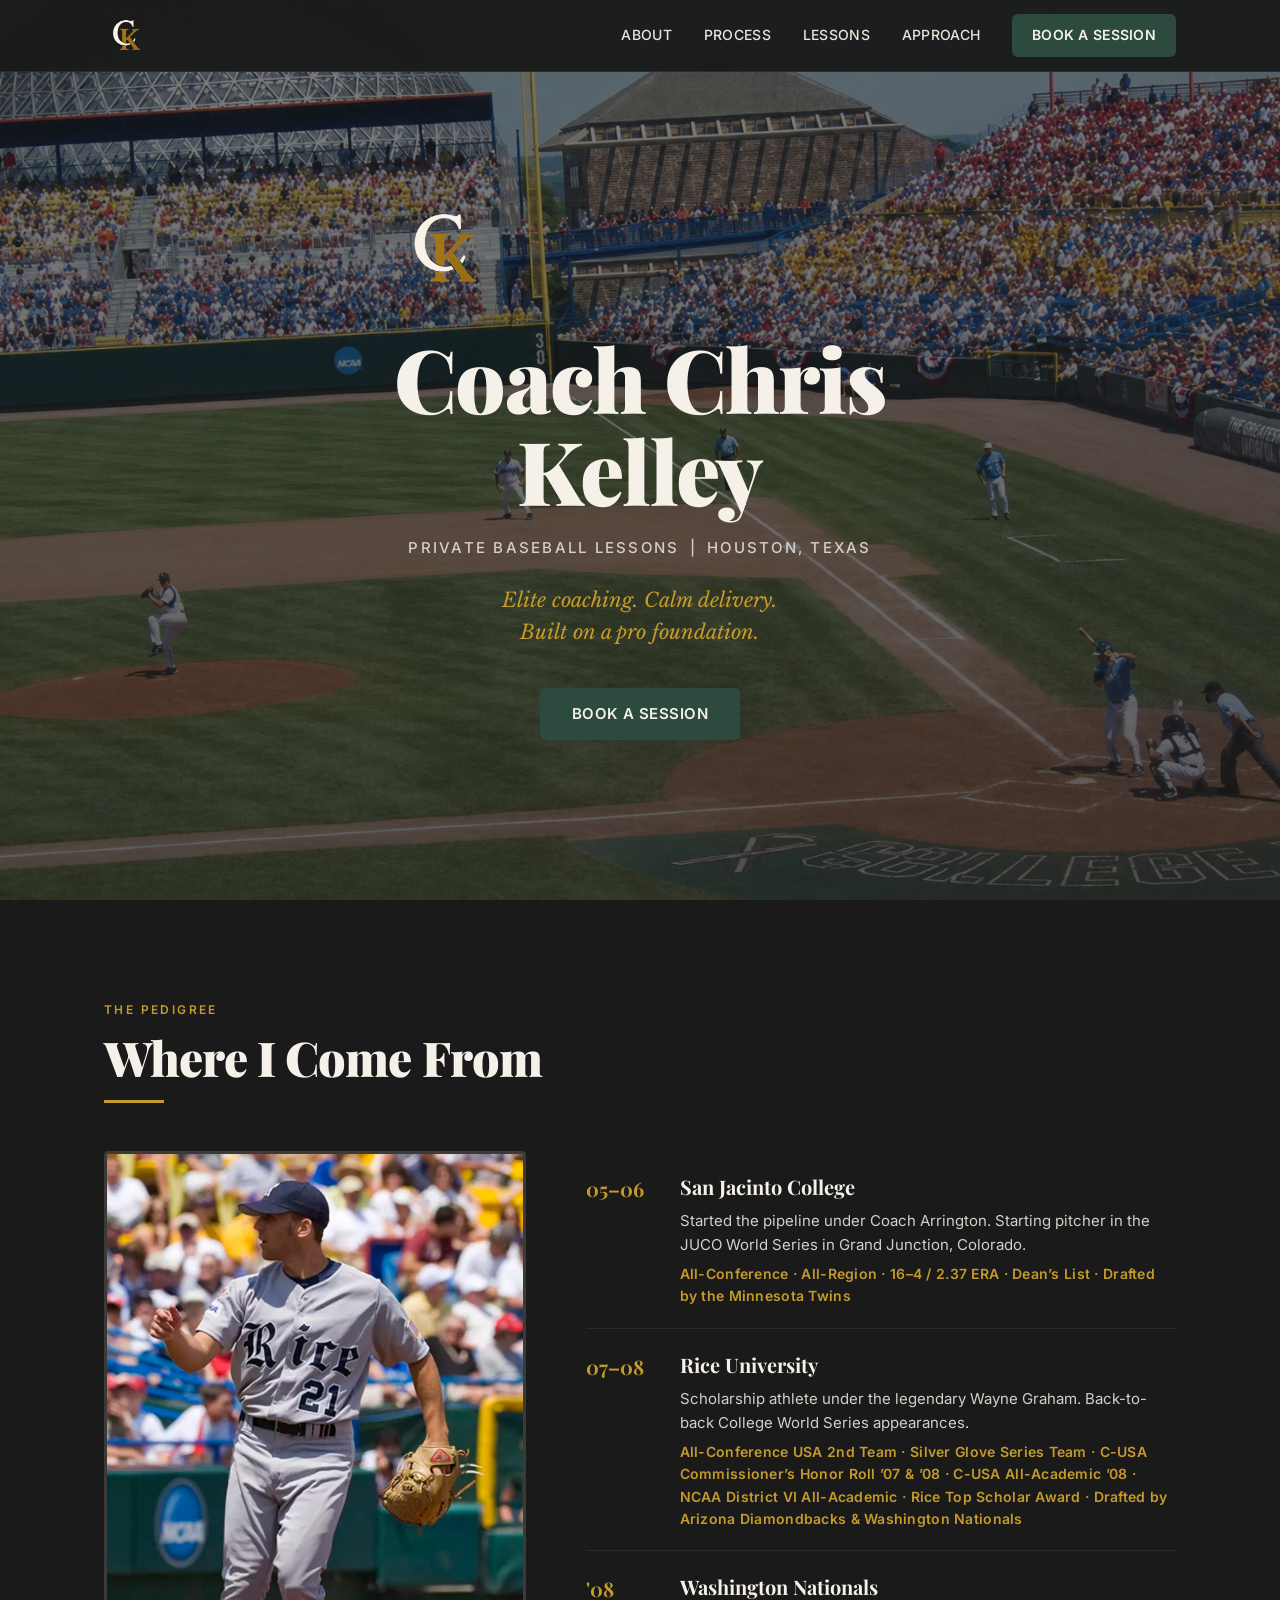
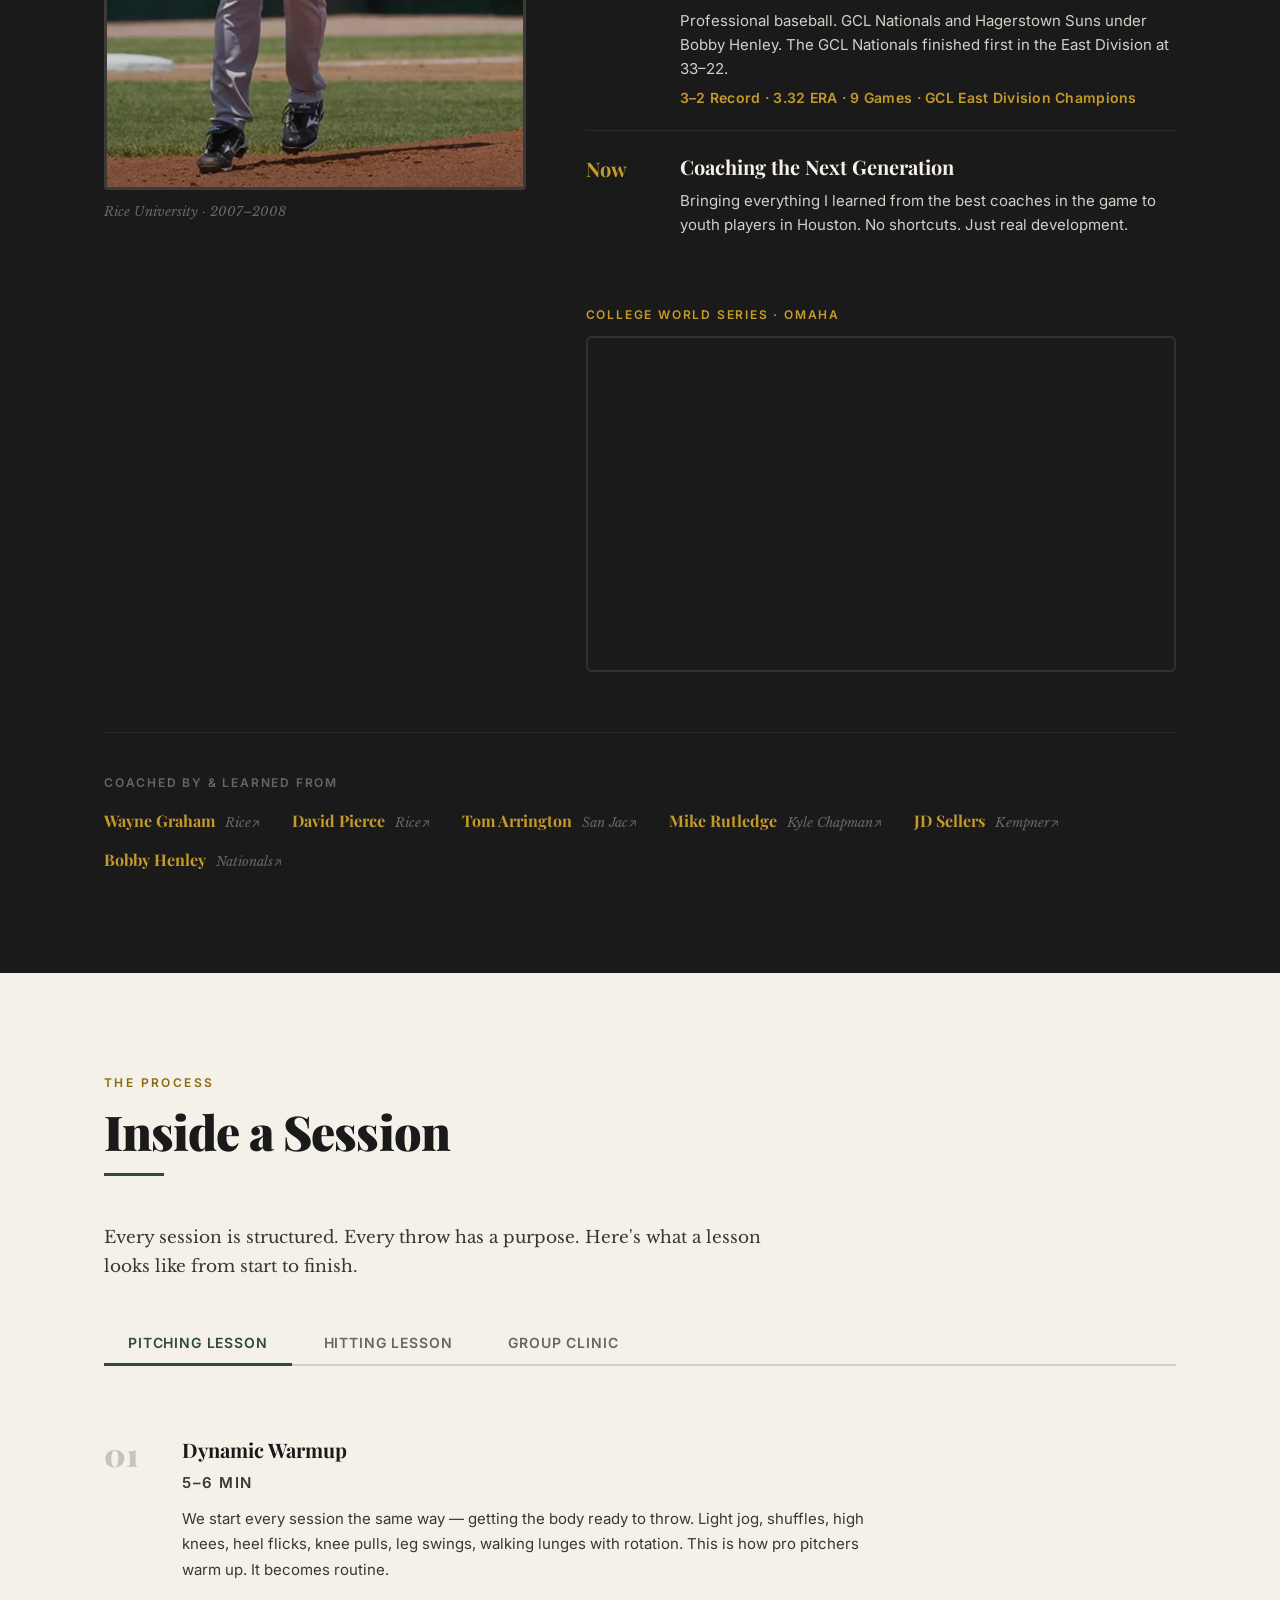
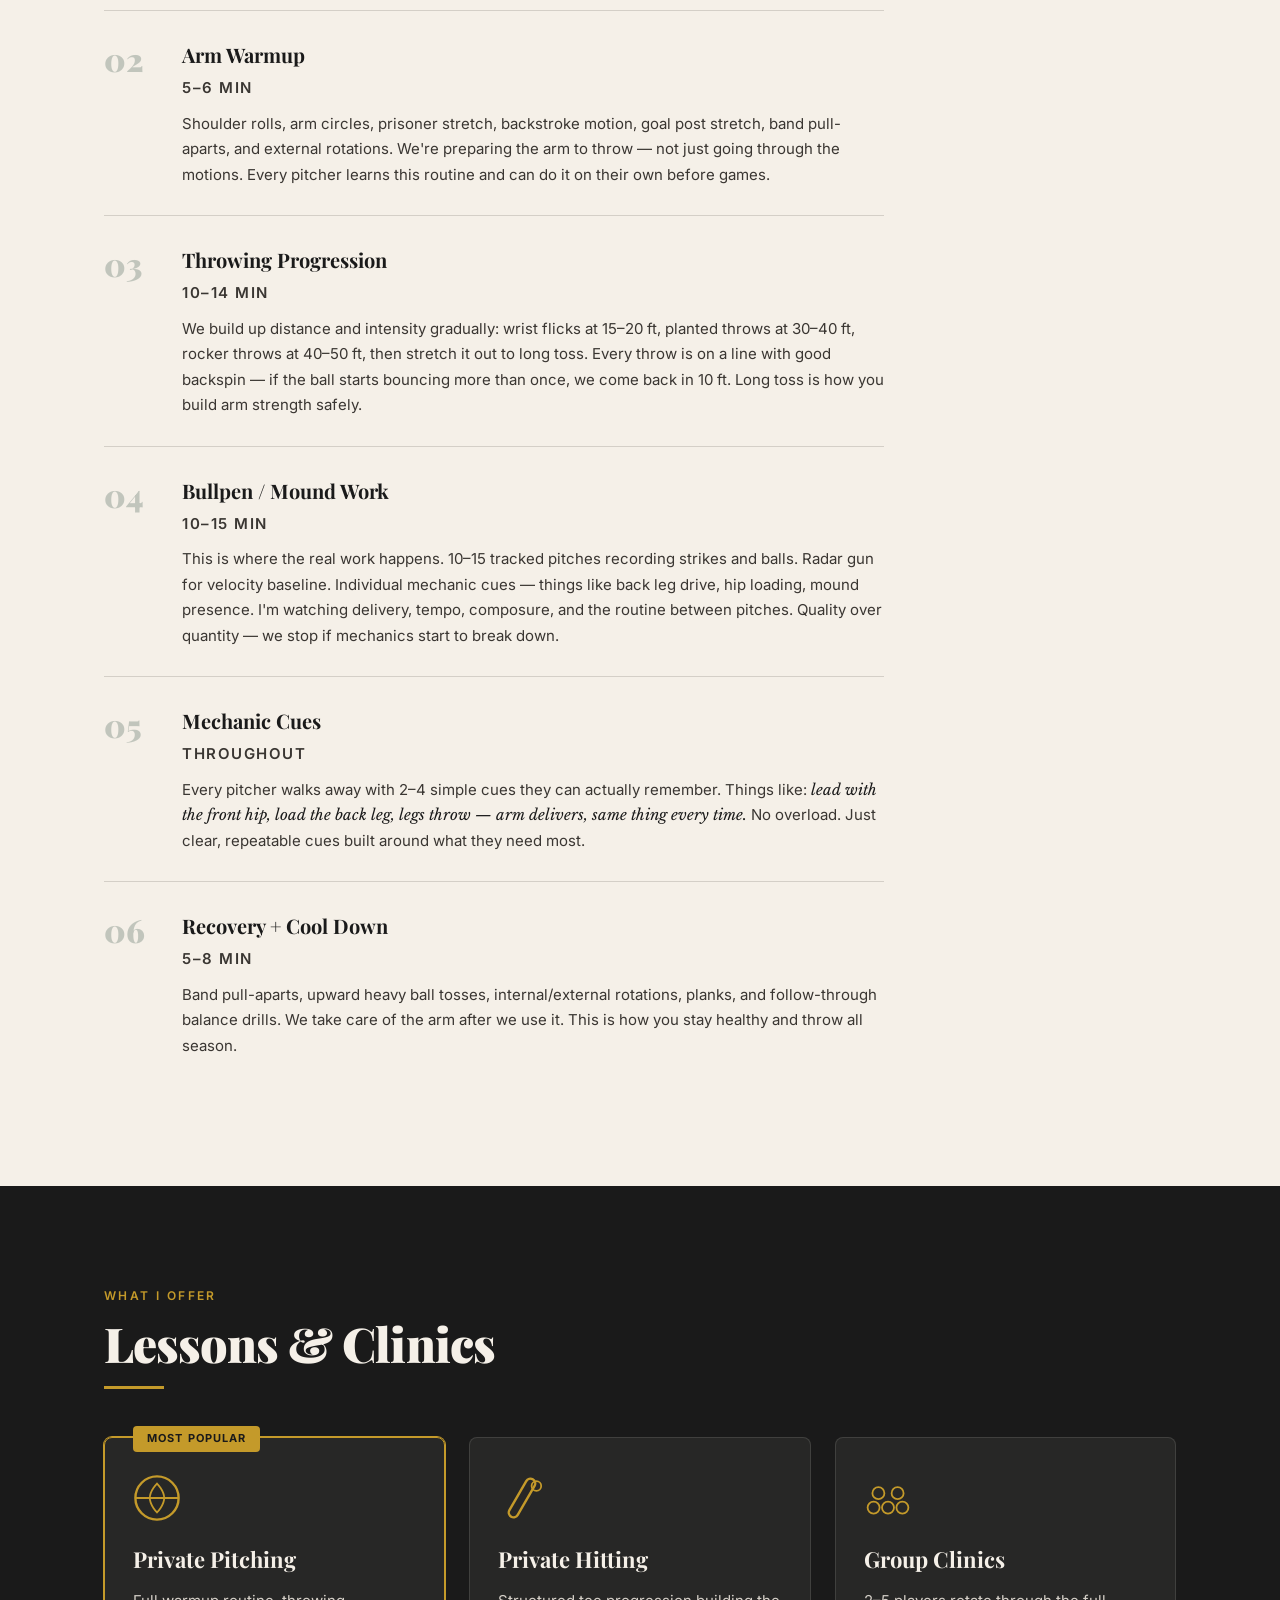
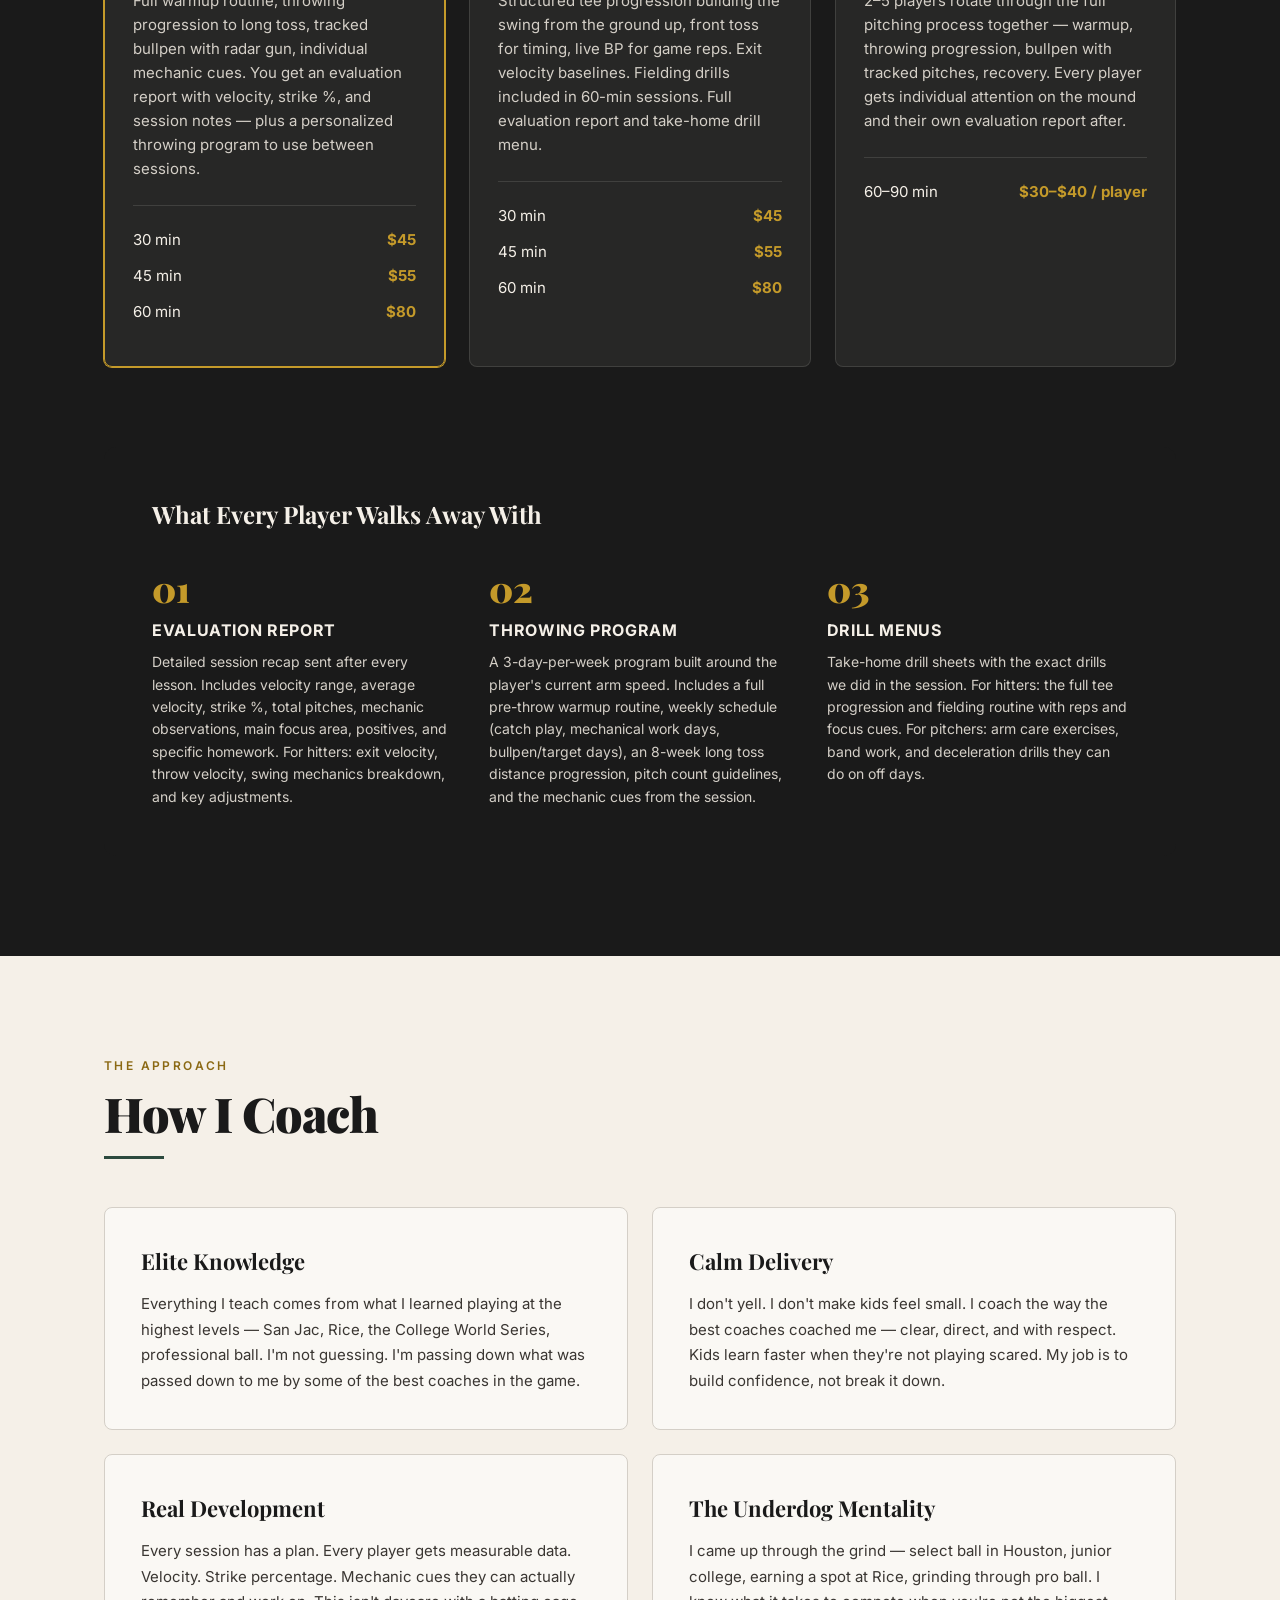
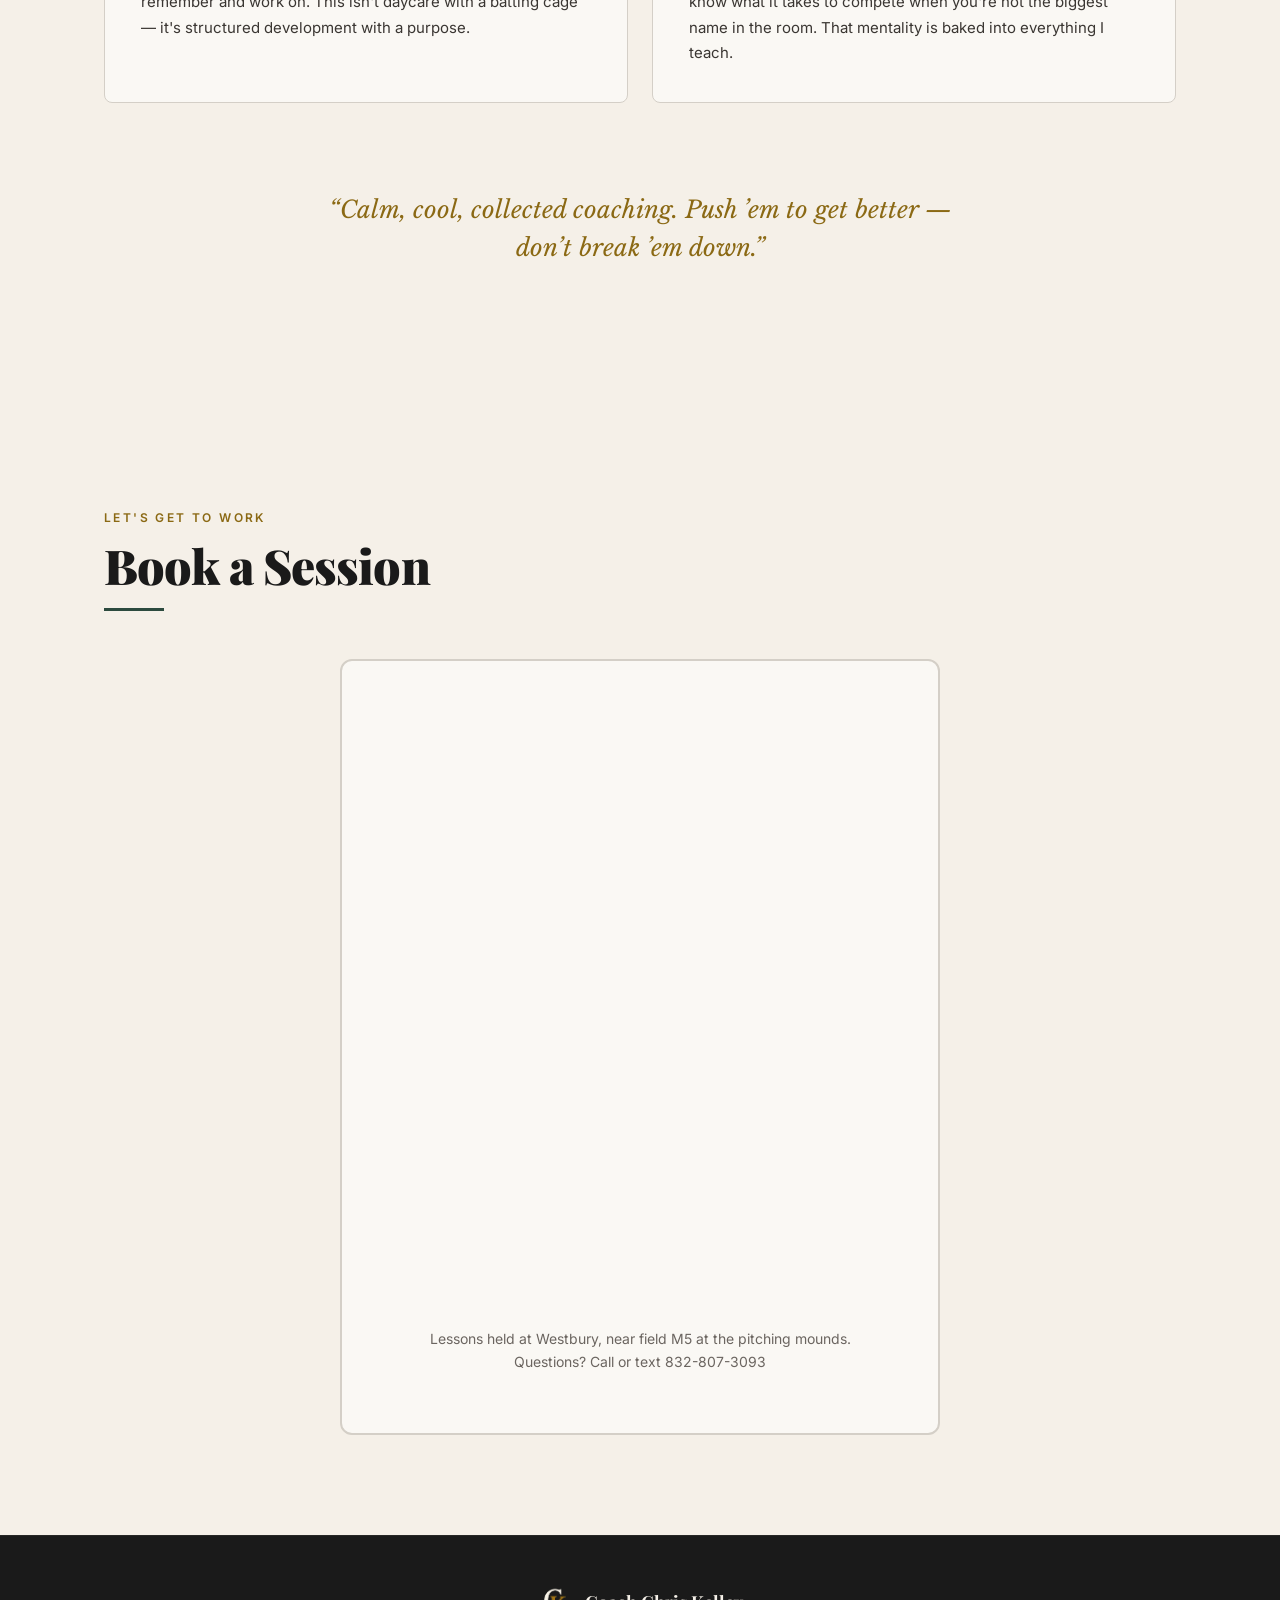
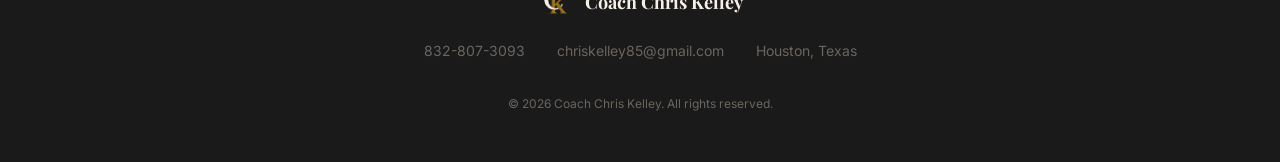
<file: index.html>
<!DOCTYPE html>
<html lang="en">
<head>
  <meta charset="UTF-8">
  <meta name="viewport" content="width=device-width, initial-scale=1.0">
  <link rel="icon" type="image/png" href="favicon.png">
  <title>Coach Chris Kelley | Private Baseball Lessons | Houston, Texas</title>
  <meta name="description" content="Private pitching, hitting, and fielding lessons for youth players in Houston, Texas. College World Series pitcher. Pro experience. Calm coaching, elite knowledge.">
  <link rel="preconnect" href="https://fonts.googleapis.com">
  <link rel="preconnect" href="https://fonts.gstatic.com" crossorigin>
  <link href="https://fonts.googleapis.com/css2?family=Playfair+Display:wght@700;900&family=Inter:wght@400;500;600&family=Libre+Baskerville:ital,wght@0,400;0,700;1,400&display=swap" rel="stylesheet">
  <link rel="stylesheet" href="styles.css">
</head>
<body>

  <!-- NAV -->
  <nav class="nav" id="nav">
    <div class="nav-inner">
      <a href="#" class="nav-logo">
        <img src="logo-ck.png" alt="CK" class="nav-logo-img">
      </a>
      <div class="nav-links">
        <a href="#about">About</a>
        <a href="#process">Process</a>
        <a href="#services">Lessons</a>
        <a href="#approach">Approach</a>
        <a href="#book" class="nav-cta">Book a Session</a>
      </div>
      <button class="nav-toggle" aria-label="Menu">
        <span></span><span></span><span></span>
      </button>
    </div>
  </nav>

  <!-- MOBILE MENU -->
  <div class="mobile-menu" id="mobileMenu">
    <a href="#about">About</a>
    <a href="#process">Process</a>
    <a href="#services">Lessons</a>
    <a href="#approach">Approach</a>
    <a href="#book" class="nav-cta">Book a Session</a>
  </div>

  <!-- HERO -->
  <header class="hero" id="hero">
    <div class="hero-overlay"></div>
    <div class="hero-content">
      <div class="hero-crest">
        <img src="logo-ck.png" alt="CK" class="hero-logo-img">
      </div>
      <h1 class="hero-title">Coach Chris<br>Kelley</h1>
      <p class="hero-sub">Private Baseball Lessons&ensp;|&ensp;Houston, Texas</p>
      <p class="hero-tagline">Elite coaching. Calm delivery.<br>Built on a pro foundation.</p>
      <a href="#book" class="btn btn-primary">Book a Session</a>
    </div>
  </header>

  <!-- PEDIGREE / ABOUT -->
  <section class="section section-dark" id="about">
    <div class="container">
      <div class="section-label">The Pedigree</div>
      <h2 class="section-title">Where I Come From</h2>
      <div class="divider"></div>

      <div class="about-grid">
        <div class="about-photo">
          <div class="photo-frame">
            <img src="about-ck.jpg" alt="Chris Kelley pitching for Rice University" class="about-img">
          </div>
          <p class="photo-caption">Rice University &middot; 2007&ndash;2008</p>
        </div>

        <div class="about-text">
          <div class="timeline">
            <div class="timeline-item">
              <div class="timeline-year">05&ndash;06</div>
              <div class="timeline-detail">
                <h3>San Jacinto College</h3>
                <p>Started the pipeline under Coach Arrington. Starting pitcher in the JUCO World Series in Grand Junction, Colorado.</p>
                <p class="timeline-stats">All-Conference &middot; All-Region &middot; 16&ndash;4 / 2.37 ERA &middot; Dean&rsquo;s List &middot; Drafted by the Minnesota Twins</p>
              </div>
            </div>
            <div class="timeline-item">
              <div class="timeline-year">07&ndash;08</div>
              <div class="timeline-detail">
                <h3>Rice University</h3>
                <p>Scholarship athlete under the legendary Wayne Graham. Back-to-back College World Series appearances.</p>
                <p class="timeline-stats">All-Conference USA 2nd Team &middot; Silver Glove Series Team &middot; C-USA Commissioner&rsquo;s Honor Roll &rsquo;07 &amp; &rsquo;08 &middot; C-USA All-Academic &rsquo;08 &middot; NCAA District VI All-Academic &middot; Rice Top Scholar Award &middot; Drafted by Arizona Diamondbacks &amp; Washington Nationals</p>
              </div>
            </div>

            <div class="timeline-item">
              <div class="timeline-year">'08</div>
              <div class="timeline-detail">
                <h3>Washington Nationals</h3>
                <p>Professional baseball. GCL Nationals and Hagerstown Suns under Bobby Henley. The GCL Nationals finished first in the East Division at 33&ndash;22.</p>
                <p class="timeline-stats">3&ndash;2 Record &middot; 3.32 ERA &middot; 9 Games &middot; GCL East Division Champions</p>
              </div>
            </div>
            <div class="timeline-item">
              <div class="timeline-year">Now</div>
              <div class="timeline-detail">
                <h3>Coaching the Next Generation</h3>
                <p>Bringing everything I learned from the best coaches in the game to youth players in Houston. No shortcuts. Just real development.</p>
              </div>
            </div>
          </div>

          <div class="video-embed">
            <div class="video-label">College World Series &middot; Omaha</div>
            <div class="video-wrapper">
              <iframe src="https://www.youtube.com/embed/FytXcDe-0M0" title="Chris Kelley - College World Series" frameborder="0" allow="accelerometer; autoplay; clipboard-write; encrypted-media; gyroscope; picture-in-picture" allowfullscreen></iframe>
            </div>
          </div>
        </div>
      </div>

      <div class="coaches-bar">
        <p class="coaches-label">Coached by &amp; learned from</p>
        <div class="coaches-names">
          <a href="https://www.ricethresher.org/article/2024/09/perfect-for-rice-former-players-remember-baseball-coach-wayne-graham" target="_blank" rel="noopener"><span>Wayne Graham <em>Rice</em></span></a>
          <a href="https://www.chron.com/sports/college/article/david-pierce-rice-return-21350664.php" target="_blank" rel="noopener"><span>David Pierce <em>Rice</em></span></a>
          <a href="https://www.khou.com/article/sports/san-jacs-arrington-selected-to-junior-college-hall-of-fame/285-506527318" target="_blank" rel="noopener"><span>Tom Arrington <em>San Jac</em></span></a>
          <a href="https://www.chron.com/sports/article/Kyle-Chapman-team-gets-chance-to-see-the-world-1964165.php" target="_blank" rel="noopener"><span>Mike Rutledge <em>Kyle Chapman</em></span></a>
          <a href="https://www.chron.com/sports/high-school/article/Baseball-Sellers-leaves-lasting-legacy-1593238.php" target="_blank" rel="noopener"><span>JD Sellers <em>Kempner</em></span></a>
          <a href="https://en.wikipedia.org/wiki/Bob_Henley" target="_blank" rel="noopener"><span>Bobby Henley <em>Nationals</em></span></a>
        </div>
      </div>
    </div>
  </section>

  <!-- INSIDE A SESSION -->
  <section class="section" id="process">
    <div class="container">
      <div class="section-label">The Process</div>
      <h2 class="section-title">Inside a Session</h2>
      <div class="divider"></div>
      <p class="section-intro">Every session is structured. Every throw has a purpose. Here's what a lesson looks like from start to finish.</p>

      <!-- SESSION TABS -->
      <div class="session-tabs">
        <button class="session-tab active" data-tab="pitching">Pitching Lesson</button>
        <button class="session-tab" data-tab="hitting">Hitting Lesson</button>
        <button class="session-tab" data-tab="clinic">Group Clinic</button>
      </div>

      <!-- PITCHING FLOW -->
      <div class="session-flow" id="tab-pitching">
        <div class="flow-step">
          <div class="flow-num">01</div>
          <div class="flow-content">
            <h3>Dynamic Warmup</h3>
            <p class="flow-time">5&ndash;6 min</p>
            <p>We start every session the same way &mdash; getting the body ready to throw. Light jog, shuffles, high knees, heel flicks, knee pulls, leg swings, walking lunges with rotation. This is how pro pitchers warm up. It becomes routine.</p>
          </div>
        </div>
        <div class="flow-step">
          <div class="flow-num">02</div>
          <div class="flow-content">
            <h3>Arm Warmup</h3>
            <p class="flow-time">5&ndash;6 min</p>
            <p>Shoulder rolls, arm circles, prisoner stretch, backstroke motion, goal post stretch, band pull-aparts, and external rotations. We're preparing the arm to throw &mdash; not just going through the motions. Every pitcher learns this routine and can do it on their own before games.</p>
          </div>
        </div>
        <div class="flow-step">
          <div class="flow-num">03</div>
          <div class="flow-content">
            <h3>Throwing Progression</h3>
            <p class="flow-time">10&ndash;14 min</p>
            <p>We build up distance and intensity gradually: wrist flicks at 15&ndash;20 ft, planted throws at 30&ndash;40 ft, rocker throws at 40&ndash;50 ft, then stretch it out to long toss. Every throw is on a line with good backspin &mdash; if the ball starts bouncing more than once, we come back in 10 ft. Long toss is how you build arm strength safely.</p>
          </div>
        </div>
        <div class="flow-step">
          <div class="flow-num">04</div>
          <div class="flow-content">
            <h3>Bullpen / Mound Work</h3>
            <p class="flow-time">10&ndash;15 min</p>
            <p>This is where the real work happens. 10&ndash;15 tracked pitches recording strikes and balls. Radar gun for velocity baseline. Individual mechanic cues &mdash; things like back leg drive, hip loading, mound presence. I'm watching delivery, tempo, composure, and the routine between pitches. Quality over quantity &mdash; we stop if mechanics start to break down.</p>
          </div>
        </div>
        <div class="flow-step">
          <div class="flow-num">05</div>
          <div class="flow-content">
            <h3>Mechanic Cues</h3>
            <p class="flow-time">Throughout</p>
            <p>Every pitcher walks away with 2&ndash;4 simple cues they can actually remember. Things like: <em>lead with the front hip, load the back leg, legs throw &mdash; arm delivers, same thing every time.</em> No overload. Just clear, repeatable cues built around what they need most.</p>
          </div>
        </div>
        <div class="flow-step">
          <div class="flow-num">06</div>
          <div class="flow-content">
            <h3>Recovery + Cool Down</h3>
            <p class="flow-time">5&ndash;8 min</p>
            <p>Band pull-aparts, upward heavy ball tosses, internal/external rotations, planks, and follow-through balance drills. We take care of the arm after we use it. This is how you stay healthy and throw all season.</p>
          </div>
        </div>
      </div>

      <!-- HITTING FLOW -->
      <div class="session-flow hidden" id="tab-hitting">
        <div class="flow-step">
          <div class="flow-num">01</div>
          <div class="flow-content">
            <h3>Warmup + Isolation Swings</h3>
            <p class="flow-time">5&ndash;8 min</p>
            <p>Light jog, shuffles, stretching, then top hand and bottom hand isolation swings with a short bat. This wakes up the hands and helps feel the swing path before we pick up a full bat.</p>
          </div>
        </div>
        <div class="flow-step">
          <div class="flow-num">02</div>
          <div class="flow-content">
            <h3>Tee Work Progression</h3>
            <p class="flow-time">15&ndash;20 min</p>
            <p>We build the swing from the ground up with a structured tee progression: <em>stop at contact</em> to check hand position, <em>stop at extension</em> to feel the drive through the ball, <em>feet closed</em> swings to isolate rotation, <em>slide step</em> to add weight shift, <em>leg kick / flamingo</em> to engage the lower half, <em>step-over swings</em> for hip drive, then full swings with intent. Each drill builds on the last. High tee, low tee &mdash; adjusting barrel path for different pitch locations.</p>
          </div>
        </div>
        <div class="flow-step">
          <div class="flow-num">03</div>
          <div class="flow-content">
            <h3>Front Toss</h3>
            <p class="flow-time">8&ndash;10 min</p>
            <p>Now we add timing and ball tracking. The player carries over what he built on the tee and reacts to the ball without overthinking. This is the bridge between drill work and game swings.</p>
          </div>
        </div>
        <div class="flow-step">
          <div class="flow-num">04</div>
          <div class="flow-content">
            <h3>Live BP</h3>
            <p class="flow-time">10&ndash;12 min</p>
            <p>Game-like reps. Put everything together. Swing hard &mdash; don't aim. The work is in the drills; when it's time to swing, let it go. This is where we measure exit velocity and see how the mechanical work translates under real conditions.</p>
          </div>
        </div>
        <div class="flow-step">
          <div class="flow-num">05</div>
          <div class="flow-content">
            <h3>Fielding Drills</h3>
            <p class="flow-time">8&ndash;10 min (60-min sessions)</p>
            <p>We close with a quick fielding circuit: self-bounce / backhand / side scoop, glove work with hands out front, flamingo lateral footwork for range, chop feet drills to the backhand side, and turn-two footwork. Quick, practical reps that translate straight to game situations. Great as a pre-game routine.</p>
          </div>
        </div>
      </div>

      <!-- CLINIC FLOW -->
      <div class="session-flow hidden" id="tab-clinic">
        <div class="flow-step">
          <div class="flow-num">01</div>
          <div class="flow-content">
            <h3>Group Warmup</h3>
            <p class="flow-time">18&ndash;20 min</p>
            <p>All players together. Dynamic warmup, arm warmup, then arm activation drills &mdash; left/right hand pitching moves, bicep band curls, shoulder perturbations, bat-behind-back and bat-over-top motions. Builds body awareness and shoulder stability before anyone touches a baseball.</p>
          </div>
        </div>
        <div class="flow-step">
          <div class="flow-num">02</div>
          <div class="flow-content">
            <h3>Throwing Progression</h3>
            <p class="flow-time">12&ndash;14 min</p>
            <p>Pair up. Wrist flicks, planted throws, rocker throws, ball-under-armpit throws, football-hold throws to feel front-side pull, then build to long toss. Everyone throws together, building distance and intent at the same pace.</p>
          </div>
        </div>
        <div class="flow-step">
          <div class="flow-num">03</div>
          <div class="flow-content">
            <h3>Bullpen Rotation</h3>
            <p class="flow-time">25&ndash;30 min</p>
            <p>Two pitchers on the mound at a time while the other two catch and shag. Groups swap after each round. Each pitcher gets 5&ndash;10 warmup pitches, 10&ndash;15 tracked pitches (recording strikes and balls), and 3&ndash;5 max-effort velocity readings. I'm tracking strike %, velocity, mechanic cues, and mound presence for every player individually.</p>
          </div>
        </div>
        <div class="flow-step">
          <div class="flow-num">04</div>
          <div class="flow-content">
            <h3>Recovery + Individual Reports</h3>
            <p class="flow-time">10&ndash;15 min</p>
            <p>Cool down together with band work, heavy ball deceleration tosses, core holds, and balance drills. After the clinic, every player gets their own evaluation report with personal baselines, mechanic notes, and a throwing program &mdash; same deliverables as a private lesson.</p>
          </div>
        </div>
      </div>
    </div>
  </section>

  <!-- SERVICES -->
  <section class="section section-dark" id="services">
    <div class="container">
      <div class="section-label">What I Offer</div>
      <h2 class="section-title">Lessons &amp; Clinics</h2>
      <div class="divider"></div>

      <div class="cards">
        <div class="card card-featured">
          <div class="card-badge">Most Popular</div>
          <div class="card-icon">
            <svg viewBox="0 0 40 40" fill="none" xmlns="http://www.w3.org/2000/svg">
              <circle cx="20" cy="20" r="18" stroke="currentColor" stroke-width="2"/>
              <path d="M20 8 C20 8 14 14 14 20 C14 26 20 32 20 32 C20 32 26 26 26 20 C26 14 20 8 20 8Z" stroke="currentColor" stroke-width="1.5"/>
              <line x1="2" y1="20" x2="38" y2="20" stroke="currentColor" stroke-width="1.5"/>
            </svg>
          </div>
          <h3>Private Pitching</h3>
          <p>Full warmup routine, throwing progression to long toss, tracked bullpen with radar gun, individual mechanic cues. You get an evaluation report with velocity, strike %, and session notes &mdash; plus a personalized throwing program to use between sessions.</p>
          <div class="card-pricing">
            <div class="price-row"><span>30 min</span><span>$45</span></div>
            <div class="price-row"><span>45 min</span><span>$55</span></div>
            <div class="price-row"><span>60 min</span><span>$80</span></div>
          </div>
        </div>

        <div class="card">
          <div class="card-icon">
            <svg viewBox="0 0 40 40" fill="none" xmlns="http://www.w3.org/2000/svg">
              <rect x="16" y="2" width="8" height="36" rx="4" stroke="currentColor" stroke-width="2" transform="rotate(30 20 20)"/>
              <circle cx="32" cy="10" r="4" stroke="currentColor" stroke-width="1.5"/>
            </svg>
          </div>
          <h3>Private Hitting</h3>
          <p>Structured tee progression building the swing from the ground up, front toss for timing, live BP for game reps. Exit velocity baselines. Fielding drills included in 60-min sessions. Full evaluation report and take-home drill menu.</p>
          <div class="card-pricing">
            <div class="price-row"><span>30 min</span><span>$45</span></div>
            <div class="price-row"><span>45 min</span><span>$55</span></div>
            <div class="price-row"><span>60 min</span><span>$80</span></div>
          </div>
        </div>

        <div class="card">
          <div class="card-icon">
            <svg viewBox="0 0 40 40" fill="none" xmlns="http://www.w3.org/2000/svg">
              <circle cx="12" cy="16" r="5" stroke="currentColor" stroke-width="1.5"/>
              <circle cx="28" cy="16" r="5" stroke="currentColor" stroke-width="1.5"/>
              <circle cx="20" cy="28" r="5" stroke="currentColor" stroke-width="1.5"/>
              <circle cx="8" cy="28" r="5" stroke="currentColor" stroke-width="1.5"/>
              <circle cx="32" cy="28" r="5" stroke="currentColor" stroke-width="1.5"/>
            </svg>
          </div>
          <h3>Group Clinics</h3>
          <p>2&ndash;5 players rotate through the full pitching process together &mdash; warmup, throwing progression, bullpen with tracked pitches, recovery. Every player gets individual attention on the mound and their own evaluation report after.</p>
          <div class="card-pricing">
            <div class="price-row"><span>60&ndash;90 min</span><span>$30&ndash;$40 / player</span></div>
          </div>
        </div>
      </div>

      <!-- WHAT YOU GET -->
      <div class="deliverables">
        <h3 class="deliverables-title">What Every Player Walks Away With</h3>
        <div class="deliverables-grid">
          <div class="deliverable">
            <div class="deliverable-num">01</div>
            <h4>Evaluation Report</h4>
            <p>Detailed session recap sent after every lesson. Includes velocity range, average velocity, strike %, total pitches, mechanic observations, main focus area, positives, and specific homework. For hitters: exit velocity, throw velocity, swing mechanics breakdown, and key adjustments.</p>
          </div>
          <div class="deliverable">
            <div class="deliverable-num">02</div>
            <h4>Throwing Program</h4>
            <p>A 3-day-per-week program built around the player's current arm speed. Includes a full pre-throw warmup routine, weekly schedule (catch play, mechanical work days, bullpen/target days), an 8-week long toss distance progression, pitch count guidelines, and the mechanic cues from the session.</p>
          </div>
          <div class="deliverable">
            <div class="deliverable-num">03</div>
            <h4>Drill Menus</h4>
            <p>Take-home drill sheets with the exact drills we did in the session. For hitters: the full tee progression and fielding routine with reps and focus cues. For pitchers: arm care exercises, band work, and deceleration drills they can do on off days.</p>
          </div>
        </div>
      </div>
    </div>
  </section>

  <!-- APPROACH -->
  <section class="section" id="approach">
    <div class="container">
      <div class="section-label">The Approach</div>
      <h2 class="section-title">How I Coach</h2>
      <div class="divider"></div>

      <div class="approach-grid">
        <div class="approach-card">
          <h3>Elite Knowledge</h3>
          <p>Everything I teach comes from what I learned playing at the highest levels &mdash; San Jac, Rice, the College World Series, professional ball. I'm not guessing. I'm passing down what was passed down to me by some of the best coaches in the game.</p>
        </div>
        <div class="approach-card">
          <h3>Calm Delivery</h3>
          <p>I don't yell. I don't make kids feel small. I coach the way the best coaches coached me &mdash; clear, direct, and with respect. Kids learn faster when they're not playing scared. My job is to build confidence, not break it down.</p>
        </div>
        <div class="approach-card">
          <h3>Real Development</h3>
          <p>Every session has a plan. Every player gets measurable data. Velocity. Strike percentage. Mechanic cues they can actually remember and work on. This isn't daycare with a batting cage &mdash; it's structured development with a purpose.</p>
        </div>
        <div class="approach-card">
          <h3>The Underdog Mentality</h3>
          <p>I came up through the grind &mdash; select ball in Houston, junior college, earning a spot at Rice, grinding through pro ball. I know what it takes to compete when you're not the biggest name in the room. That mentality is baked into everything I teach.</p>
        </div>
      </div>

      <blockquote class="pull-quote">
        <p>&ldquo;Calm, cool, collected coaching. Push &rsquo;em to get better &mdash; don&rsquo;t break &rsquo;em down.&rdquo;</p>
      </blockquote>
    </div>
  </section>

  <!-- BOOK -->
  <section class="section" id="book">
    <div class="container">
      <div class="section-label">Let's Get to Work</div>
      <h2 class="section-title">Book a Session</h2>
      <div class="divider"></div>

      <div class="booking-placeholder">
        <div class="booking-inner">
          <div class="cal-embed-wrapper">
            <iframe src="https://cal.com/coachck" frameborder="0" style="width:100%;height:600px;border:none;border-radius:8px;" loading="lazy"></iframe>
          </div>
          <p class="booking-note">Lessons held at Westbury, near field M5 at the pitching mounds.<br>Questions? Call or text <a href="tel:8328073093">832-807-3093</a></p>
        </div>
      </div>
    </div>
  </section>

  <!-- FOOTER -->
  <footer class="footer">
    <div class="container footer-inner">
      <div class="footer-brand">
        <img src="logo-ck.png" alt="CK" class="footer-logo-img">
        <p>Coach Chris Kelley</p>
      </div>
      <div class="footer-links">
        <a href="tel:8328073093">832-807-3093</a>
        <a href="mailto:chriskelley85@gmail.com">chriskelley85@gmail.com</a>
        <span>Houston, Texas</span>
      </div>
      <div class="footer-bottom">
        <p>&copy; 2026 Coach Chris Kelley. All rights reserved.</p>
      </div>
    </div>
  </footer>

  <script src="script.js"></script>
</body>
</html>
</file>
<file: styles.css>
/* ===== TOKENS ===== */
:root {
  --bone: #f5f0e8;
  --bone-light: #faf8f4;
  --pine: #2c4a3e;
  --pine-dark: #1e3529;
  --tobacco: #8b6914;
  --tobacco-light: #c49a2a;
  --faded-black: #1a1a1a;
  --maroon: #5c2028;
  --maroon-light: #7a2d38;
  --warm-gray: #3a3632;
  --mid-gray: #6b6560;
  --light-gray: #d4cfc7;
  --cream: #eae5da;

  --font-display: 'Playfair Display', Georgia, serif;
  --font-body: 'Inter', -apple-system, sans-serif;
  --font-accent: 'Libre Baskerville', Georgia, serif;

  --nav-height: 72px;
}

/* ===== RESET ===== */
*, *::before, *::after { box-sizing: border-box; margin: 0; padding: 0; }
html { scroll-behavior: smooth; scroll-padding-top: var(--nav-height); }
body {
  font-family: var(--font-body);
  background: var(--bone);
  color: var(--faded-black);
  line-height: 1.6;
  -webkit-font-smoothing: antialiased;
}
img { max-width: 100%; display: block; }
a { color: inherit; text-decoration: none; }

/* ===== CONTAINER ===== */
.container { max-width: 1120px; margin: 0 auto; padding: 0 24px; }

/* ===== NAV ===== */
.nav {
  position: fixed; top: 0; left: 0; right: 0; z-index: 100;
  background: rgba(26, 26, 26, 0.95);
  backdrop-filter: blur(12px);
  border-bottom: 1px solid rgba(245, 240, 232, 0.08);
  height: var(--nav-height);
}
.nav-inner {
  max-width: 1120px; margin: 0 auto; padding: 0 24px;
  display: flex; align-items: center; justify-content: space-between;
  height: 100%;
}
.nav-logo { display: flex; align-items: center; gap: 12px; }
.nav-links { display: flex; align-items: center; gap: 32px; }
.nav-links a {
  font-size: 14px; font-weight: 500; color: var(--cream);
  letter-spacing: 0.02em; transition: color 0.2s;
  text-transform: uppercase;
}
.nav-links a:hover { color: var(--tobacco-light); }
.nav-cta {
  background: var(--pine) !important; color: var(--bone) !important;
  padding: 10px 20px !important; border-radius: 6px;
  font-weight: 600 !important; transition: background 0.2s !important;
}
.nav-cta:hover { background: var(--pine-dark) !important; }
.nav-toggle { display: none; background: none; border: none; cursor: pointer; padding: 8px; }
.nav-toggle span {
  display: block; width: 24px; height: 2px; background: var(--bone);
  margin: 5px 0; transition: 0.3s;
}

/* Mobile menu */
.mobile-menu {
  display: none; position: fixed; top: var(--nav-height); left: 0; right: 0;
  background: rgba(26, 26, 26, 0.98); z-index: 99;
  padding: 24px; flex-direction: column; gap: 20px;
  border-bottom: 1px solid rgba(245, 240, 232, 0.08);
}
.mobile-menu a {
  font-size: 16px; color: var(--cream); text-transform: uppercase;
  letter-spacing: 0.03em; font-weight: 500;
}
.mobile-menu .nav-cta {
  display: inline-block; text-align: center; margin-top: 8px;
}
.mobile-menu.open { display: flex; }

/* ===== CREST ===== */
.nav-logo-img {
  height: 44px; width: auto;
}
.hero-logo-img {
  height: 100px; width: auto;
}
.footer-logo-img {
  height: 36px; width: auto;
}

/* ===== HERO ===== */
.hero {
  position: relative; min-height: 100vh; display: flex;
  align-items: center; justify-content: center;
  background: var(--faded-black);
  overflow: hidden;
}
.hero-overlay {
  position: absolute; inset: 0;
  background: linear-gradient(180deg, rgba(26,26,26,0.55) 0%, rgba(26,26,26,0.7) 100%);
}
.hero::before {
  content: ''; position: absolute; inset: 0;
  background: url('hero-bg.jpg') center center / cover no-repeat;
}
.hero-content {
  position: relative; z-index: 1; text-align: center;
  padding: 120px 24px 80px;
}
.hero-crest { margin-bottom: 32px; }
.hero-title {
  font-family: var(--font-display); font-weight: 900;
  font-size: clamp(48px, 8vw, 88px);
  color: var(--bone); line-height: 1.05;
  letter-spacing: -0.02em; margin-bottom: 20px;
}
.hero-sub {
  font-size: 15px; text-transform: uppercase; letter-spacing: 0.15em;
  color: var(--light-gray); font-weight: 500; margin-bottom: 24px;
}
.hero-tagline {
  font-family: var(--font-accent); font-style: italic;
  font-size: clamp(16px, 2.5vw, 20px);
  color: var(--tobacco-light); line-height: 1.6;
  margin-bottom: 40px;
}

/* ===== BUTTONS ===== */
.btn {
  display: inline-block; padding: 14px 32px;
  font-family: var(--font-body); font-size: 15px; font-weight: 600;
  letter-spacing: 0.03em; text-transform: uppercase;
  border-radius: 6px; transition: all 0.2s; cursor: pointer;
  border: none;
}
.btn-primary {
  background: var(--pine); color: var(--bone);
}
.btn-primary:hover { background: var(--pine-dark); transform: translateY(-1px); }
.btn-outline {
  background: transparent; color: var(--pine);
  border: 2px solid var(--pine);
}
.btn-outline:hover { background: var(--pine); color: var(--bone); }

/* ===== SECTIONS ===== */
.section { padding: 100px 0; }
.section-dark { background: var(--faded-black); color: var(--bone); }
.section-label {
  font-size: 12px; text-transform: uppercase; letter-spacing: 0.2em;
  font-weight: 600; color: var(--tobacco);
  margin-bottom: 12px;
}
.section-dark .section-label { color: var(--tobacco-light); }
.section-title {
  font-family: var(--font-display); font-weight: 900;
  font-size: clamp(32px, 5vw, 48px);
  line-height: 1.1; letter-spacing: -0.02em;
  margin-bottom: 16px;
}
.divider {
  width: 60px; height: 3px; background: var(--pine);
  margin-bottom: 48px;
}
.section-dark .divider { background: var(--tobacco-light); }

/* ===== ABOUT ===== */
.about-grid {
  display: grid; grid-template-columns: 1fr 1.4fr;
  gap: 60px; margin-bottom: 60px;
}
.photo-frame {
  position: relative; border: 3px solid rgba(245, 240, 232, 0.15);
  border-radius: 4px; overflow: hidden;
}
.photo-frame::after {
  content: ''; position: absolute; inset: 0;
  background: linear-gradient(180deg, transparent 60%, rgba(26,26,26,0.4) 100%);
}
.about-img { width: 100%; height: auto; }
.photo-caption {
  margin-top: 12px; font-size: 13px; color: var(--mid-gray);
  font-style: italic; font-family: var(--font-accent);
}

/* Timeline */
.timeline { margin-bottom: 48px; }
.timeline-item {
  display: flex; gap: 24px; padding: 20px 0;
  border-bottom: 1px solid rgba(245, 240, 232, 0.08);
}
.timeline-item:last-child { border-bottom: none; }
.timeline-year {
  font-family: var(--font-display); font-weight: 700;
  font-size: 20px; color: var(--tobacco-light);
  min-width: 70px; padding-top: 2px;
}
.timeline-detail h3 {
  font-family: var(--font-display); font-size: 20px;
  margin-bottom: 6px; font-weight: 700;
}
.timeline-detail p {
  font-size: 15px; color: var(--light-gray); line-height: 1.6;
}
.timeline-stats {
  font-weight: 600; color: var(--tobacco-light) !important;
  font-size: 14px !important; letter-spacing: 0.02em;
  margin-top: 6px;
}

/* Video */
.video-label {
  font-size: 12px; text-transform: uppercase; letter-spacing: 0.15em;
  color: var(--tobacco-light); margin-bottom: 12px; font-weight: 600;
}
.video-wrapper {
  position: relative; padding-bottom: 56.25%; border-radius: 6px;
  overflow: hidden; border: 2px solid rgba(245, 240, 232, 0.1);
}
.video-wrapper iframe {
  position: absolute; top: 0; left: 0; width: 100%; height: 100%;
}

/* Coaches bar */
.coaches-bar {
  border-top: 1px solid rgba(245, 240, 232, 0.08);
  padding-top: 40px;
}
.coaches-label {
  font-size: 12px; text-transform: uppercase; letter-spacing: 0.15em;
  color: var(--mid-gray); margin-bottom: 16px; font-weight: 600;
}
.coaches-names {
  display: flex; flex-wrap: wrap; gap: 12px 32px;
}
.coaches-names span {
  font-family: var(--font-display); font-size: 16px;
  font-weight: 700; color: var(--bone);
}
.coaches-names em {
  font-family: var(--font-accent); font-style: italic;
  font-size: 13px; color: var(--mid-gray); margin-left: 6px;
  font-weight: 400;
}
.coaches-names a {
  text-decoration: none;
  transition: color 0.2s;
}
.coaches-names a span { color: var(--tobacco-light); }
.coaches-names a::after {
  content: ' \2197'; font-size: 12px; color: var(--mid-gray);
  transition: color 0.2s, transform 0.2s;
  display: inline-block;
}
.coaches-names a:hover span { color: var(--bone); }
.coaches-names a:hover::after { color: var(--tobacco-light); }

/* ===== CARDS ===== */
.cards {
  display: grid; grid-template-columns: repeat(3, 1fr);
  gap: 24px; margin-bottom: 80px;
}
.card {
  background: var(--bone-light); border: 1px solid var(--light-gray);
  border-radius: 8px; padding: 36px 28px;
  position: relative; transition: transform 0.2s, box-shadow 0.2s;
}
.card:hover { transform: translateY(-4px); box-shadow: 0 12px 40px rgba(0,0,0,0.08); }
.card-featured {
  border-color: var(--pine);
  box-shadow: 0 0 0 1px var(--pine);
}
.card-badge {
  position: absolute; top: -12px; left: 28px;
  background: var(--pine); color: var(--bone);
  font-size: 11px; font-weight: 700; text-transform: uppercase;
  letter-spacing: 0.1em; padding: 4px 14px;
  border-radius: 4px;
}
.card-icon {
  width: 48px; height: 48px; color: var(--pine);
  margin-bottom: 20px;
}
.card h3 {
  font-family: var(--font-display); font-size: 22px;
  font-weight: 700; margin-bottom: 12px;
}
.card p {
  font-size: 15px; color: var(--warm-gray); line-height: 1.6;
  margin-bottom: 24px;
}
.card-pricing {
  border-top: 1px solid var(--light-gray); padding-top: 16px;
}
.price-row {
  display: flex; justify-content: space-between;
  padding: 6px 0; font-size: 15px;
}
.price-row span:last-child { font-weight: 700; color: var(--pine); }

/* ===== DELIVERABLES ===== */
.deliverables {
  background: var(--faded-black); border-radius: 12px;
  padding: 48px; color: var(--bone);
}
.deliverables-title {
  font-family: var(--font-display); font-size: 24px;
  margin-bottom: 36px; font-weight: 700;
}
.deliverables-grid {
  display: grid; grid-template-columns: repeat(3, 1fr); gap: 36px;
}
.deliverable-num {
  font-family: var(--font-display); font-size: 36px;
  font-weight: 900; color: var(--tobacco-light);
  margin-bottom: 12px; line-height: 1;
}
.deliverable h4 {
  font-size: 16px; font-weight: 700; margin-bottom: 8px;
  text-transform: uppercase; letter-spacing: 0.04em;
}
.deliverable p { font-size: 14px; color: var(--light-gray); line-height: 1.6; }

/* ===== INSIDE A SESSION ===== */
.section-intro {
  font-family: var(--font-accent); font-size: 17px;
  color: var(--warm-gray); line-height: 1.7;
  max-width: 680px; margin-bottom: 40px;
}

.session-tabs {
  display: flex; gap: 8px; margin-bottom: 40px;
  border-bottom: 2px solid var(--light-gray);
  padding-bottom: 0;
}
.session-tab {
  font-family: var(--font-body); font-size: 14px; font-weight: 600;
  text-transform: uppercase; letter-spacing: 0.06em;
  padding: 12px 24px; border: none; background: none;
  color: var(--mid-gray); cursor: pointer;
  border-bottom: 3px solid transparent;
  margin-bottom: -2px; transition: all 0.2s;
}
.session-tab:hover { color: var(--faded-black); }
.session-tab.active {
  color: var(--pine); border-bottom-color: var(--pine);
}

.session-flow { max-width: 780px; }
.session-flow.hidden { display: none; }

.flow-step {
  display: flex; gap: 28px; padding: 28px 0;
  border-bottom: 1px solid var(--light-gray);
}
.flow-step:last-child { border-bottom: none; }
.flow-num {
  font-family: var(--font-display); font-weight: 900;
  font-size: 32px; color: var(--pine); opacity: 0.25;
  min-width: 50px; line-height: 1;
  padding-top: 4px;
}
.flow-content h3 {
  font-family: var(--font-display); font-size: 20px;
  font-weight: 700; margin-bottom: 4px;
}
.flow-time {
  font-size: 12px; text-transform: uppercase; letter-spacing: 0.1em;
  color: var(--tobacco); font-weight: 600; margin-bottom: 10px;
}
.flow-content p {
  font-size: 15px; color: var(--warm-gray); line-height: 1.7;
}
.flow-content em {
  font-family: var(--font-accent); color: var(--faded-black);
  font-style: italic;
}

/* ===== APPROACH ===== */
.approach-grid {
  display: grid; grid-template-columns: repeat(2, 1fr);
  gap: 24px; margin-bottom: 48px;
}
.approach-card {
  border: 1px solid var(--light-gray);
  border-radius: 8px; padding: 36px;
  background: var(--bone-light);
  transition: border-color 0.2s, transform 0.2s;
}
.approach-card:hover { border-color: var(--pine); transform: translateY(-2px); }
.approach-card h3 {
  font-family: var(--font-display); font-size: 22px;
  margin-bottom: 12px; font-weight: 700;
}
.approach-card p { font-size: 15px; color: var(--warm-gray); line-height: 1.7; }

.pull-quote {
  text-align: center; max-width: 640px; margin: 0 auto;
  padding: 40px 0;
}
.pull-quote p {
  font-family: var(--font-accent); font-style: italic;
  font-size: clamp(18px, 3vw, 24px);
  color: var(--tobacco); line-height: 1.6;
}

/* Services on dark background */
.section-dark .card {
  background: rgba(245, 240, 232, 0.06); border-color: rgba(245, 240, 232, 0.12);
  color: var(--bone);
}
.section-dark .card:hover { box-shadow: 0 12px 40px rgba(0,0,0,0.3); }
.section-dark .card h3 { color: var(--bone); }
.section-dark .card p { color: var(--light-gray); }
.section-dark .card-icon { color: var(--tobacco-light); }
.section-dark .card-featured { border-color: var(--tobacco-light); box-shadow: 0 0 0 1px var(--tobacco-light); }
.section-dark .card-badge { background: var(--tobacco-light); color: var(--faded-black); }
.section-dark .card-pricing { border-top-color: rgba(245, 240, 232, 0.12); }
.section-dark .price-row span:last-child { color: var(--tobacco-light); }

/* ===== BOOKING ===== */
.booking-placeholder {
  max-width: 600px; margin: 0 auto; text-align: center;
}
.booking-inner {
  background: var(--bone-light); border: 2px solid var(--light-gray);
  border-radius: 12px; padding: 60px 40px;
}
.booking-text {
  font-family: var(--font-accent); font-size: 18px;
  color: var(--warm-gray); margin-bottom: 32px; line-height: 1.6;
}
.booking-contact { display: flex; gap: 16px; justify-content: center; margin-bottom: 24px; }
.booking-note { font-size: 14px; color: var(--mid-gray); }

/* ===== FOOTER ===== */
.footer {
  background: var(--faded-black); color: var(--mid-gray);
  padding: 48px 0; border-top: 1px solid rgba(245, 240, 232, 0.06);
}
.footer-inner { text-align: center; }
.footer-brand {
  display: flex; align-items: center; justify-content: center;
  gap: 12px; margin-bottom: 20px;
}
.footer-brand p {
  font-family: var(--font-display); font-size: 18px;
  font-weight: 700; color: var(--bone);
}
.footer-links {
  display: flex; justify-content: center; gap: 32px;
  margin-bottom: 32px; flex-wrap: wrap;
}
.footer-links a, .footer-links span { font-size: 14px; }
.footer-links a:hover { color: var(--tobacco-light); }
.footer-bottom p { font-size: 12px; }

/* ===== RESPONSIVE ===== */
@media (max-width: 768px) {
  .nav-links { display: none; }
  .nav-toggle { display: block; }

  .about-grid { grid-template-columns: 1fr; gap: 40px; }
  .cards { grid-template-columns: 1fr; }
  .deliverables-grid { grid-template-columns: 1fr; gap: 24px; }
  .approach-grid { grid-template-columns: 1fr; }

  .section { padding: 72px 0; }
  .deliverables { padding: 32px 24px; }
  .booking-inner { padding: 40px 24px; }
  .booking-contact { flex-direction: column; align-items: center; }
  .coaches-names { flex-direction: column; gap: 12px; }

  .session-tabs { overflow-x: auto; gap: 0; }
  .session-tab { padding: 12px 16px; font-size: 13px; white-space: nowrap; }

  .hero-content { padding: 100px 20px 60px; }
  .hero::before { background-position: 15% 75%; }
}

@media (max-width: 480px) {
  .hero-title { font-size: 42px; }
  .timeline-item { flex-direction: column; gap: 8px; }
  .timeline-year { min-width: auto; }
  .flow-step { flex-direction: column; gap: 8px; }
  .flow-num { min-width: auto; font-size: 24px; }
  .footer-links { flex-direction: column; align-items: center; gap: 12px; }
}
</file>
